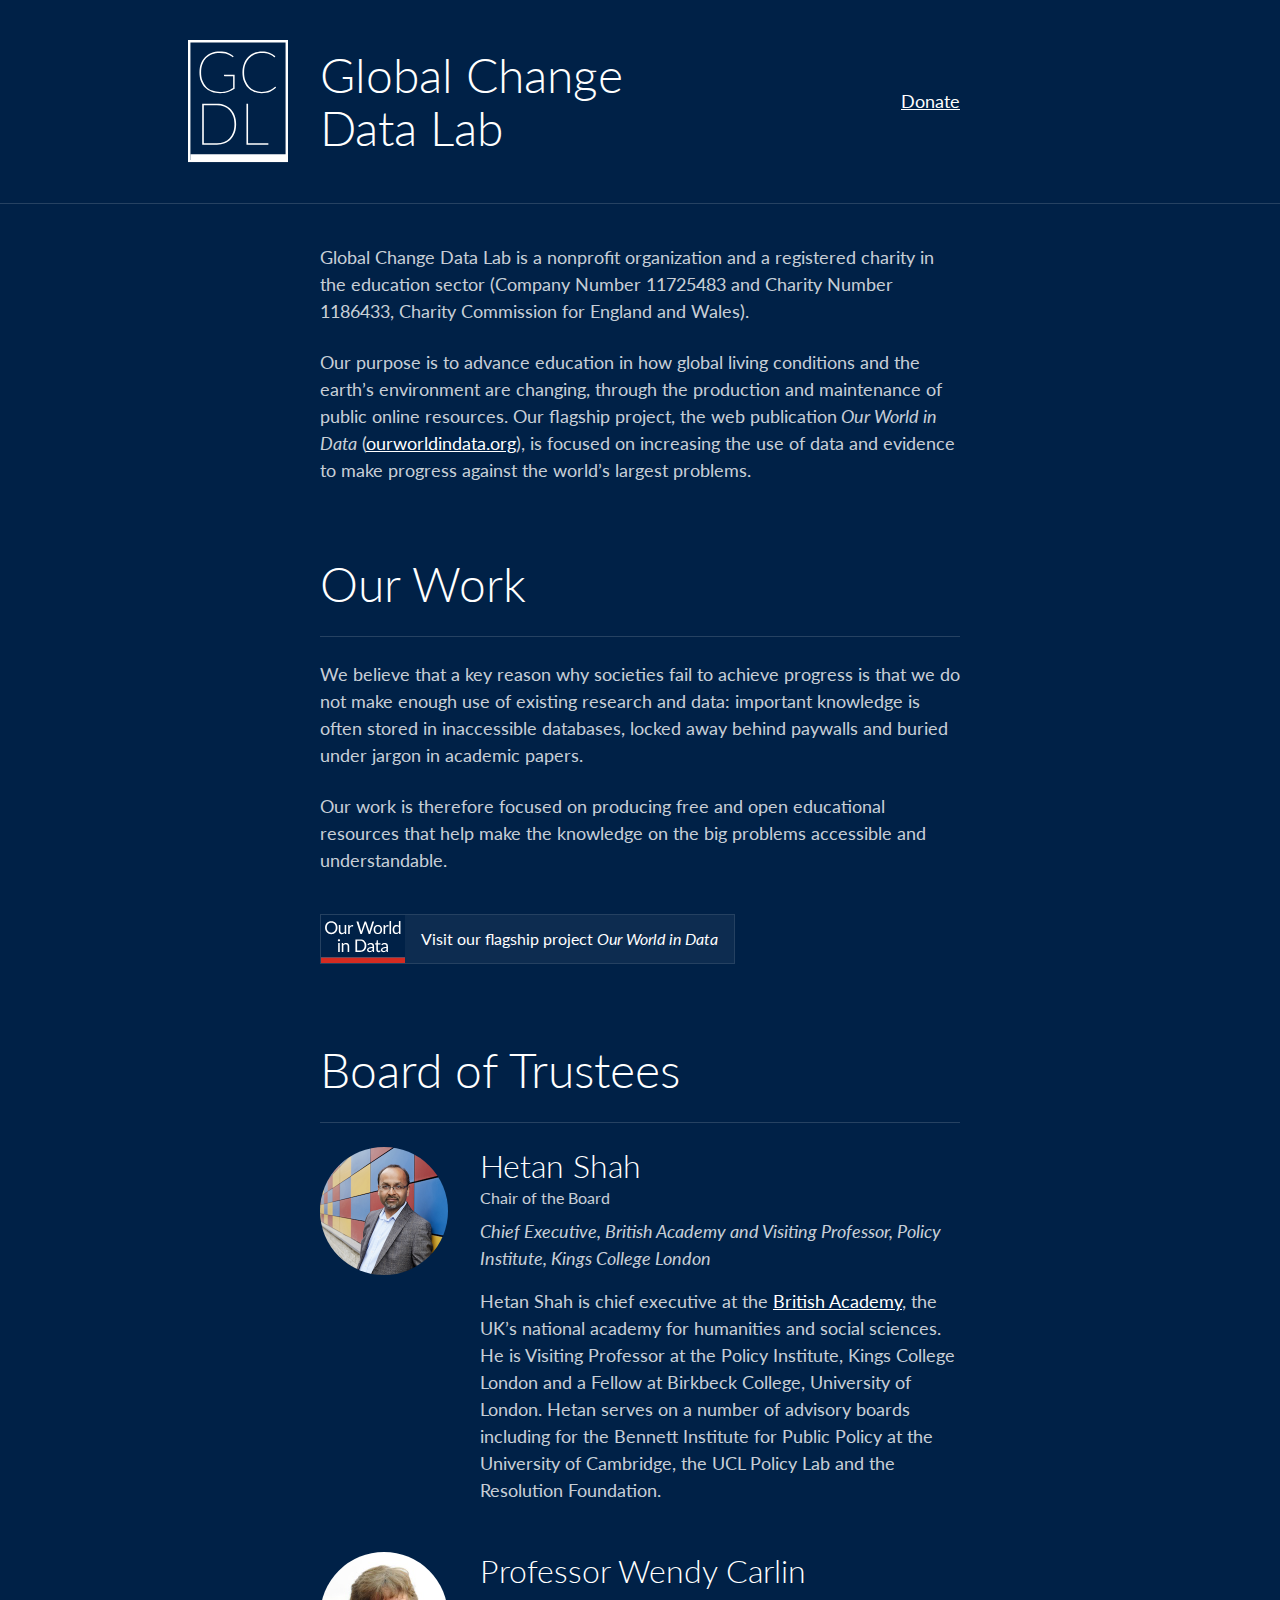
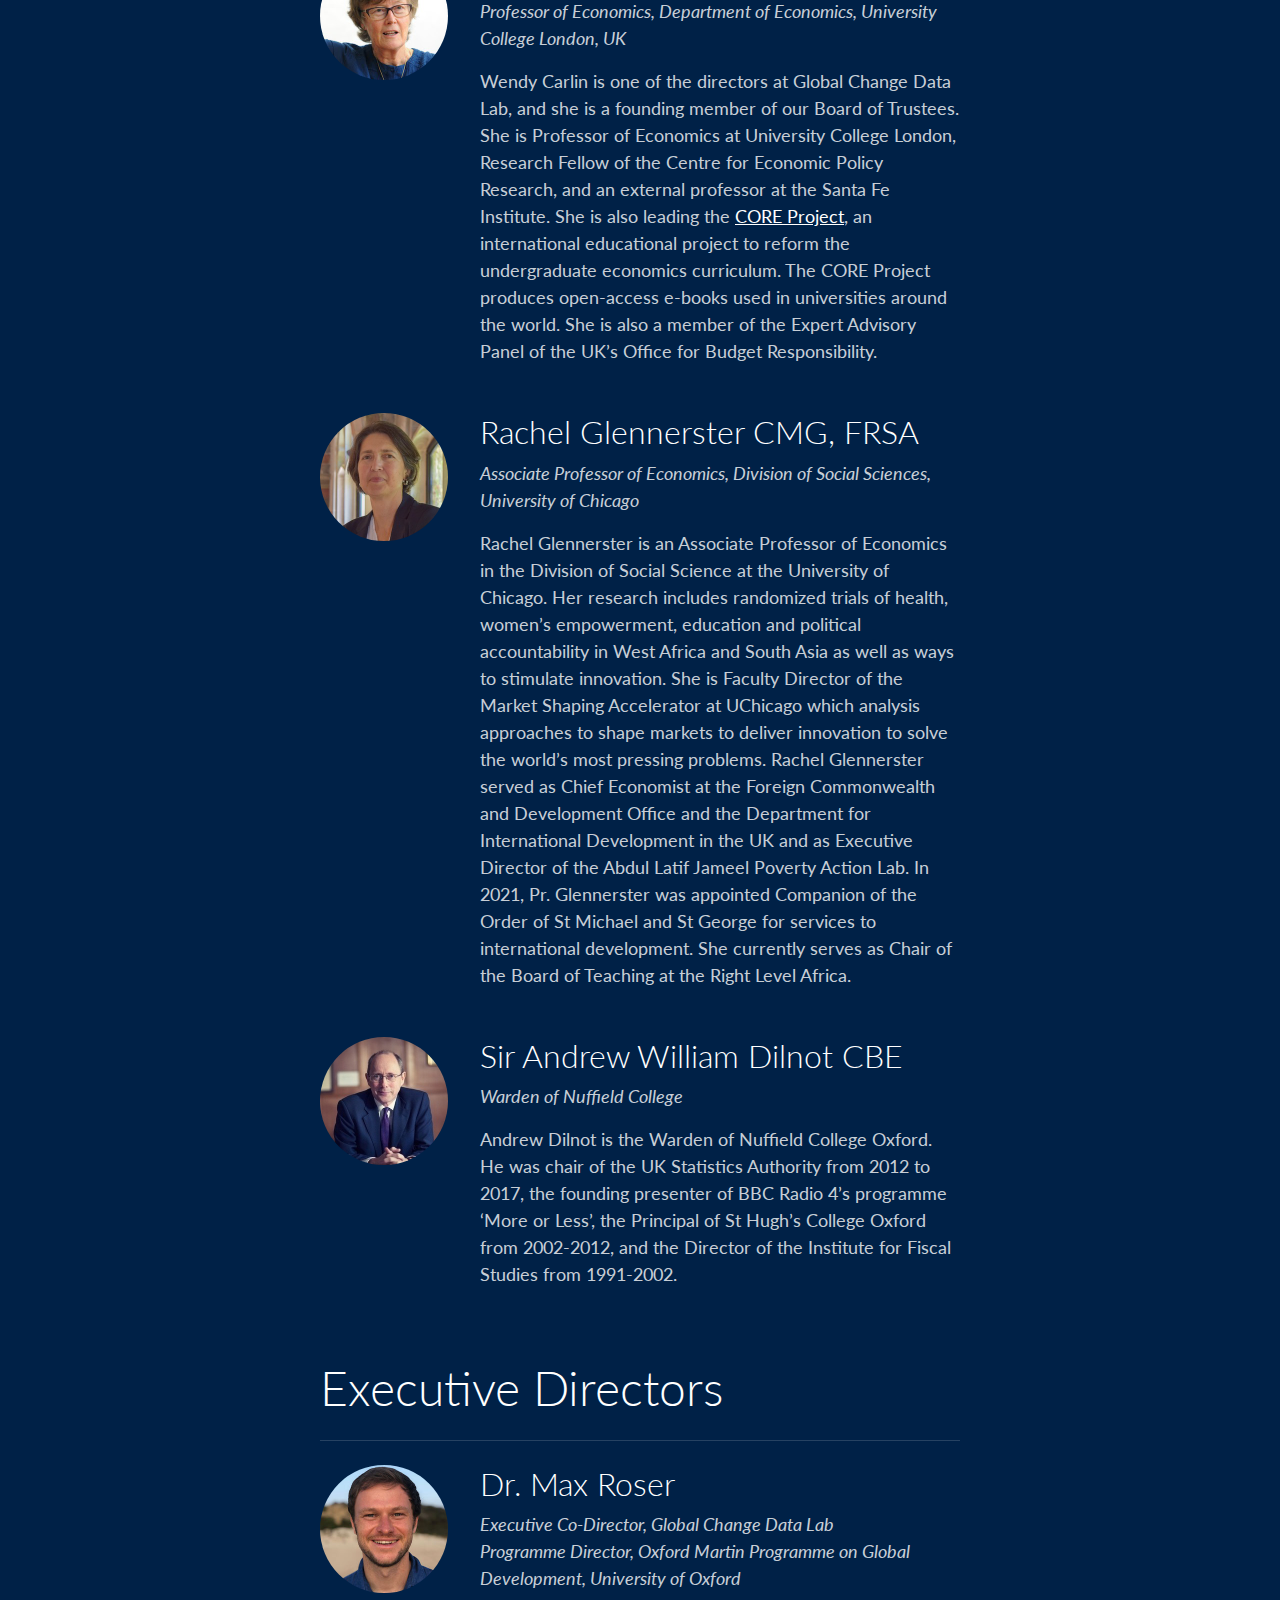
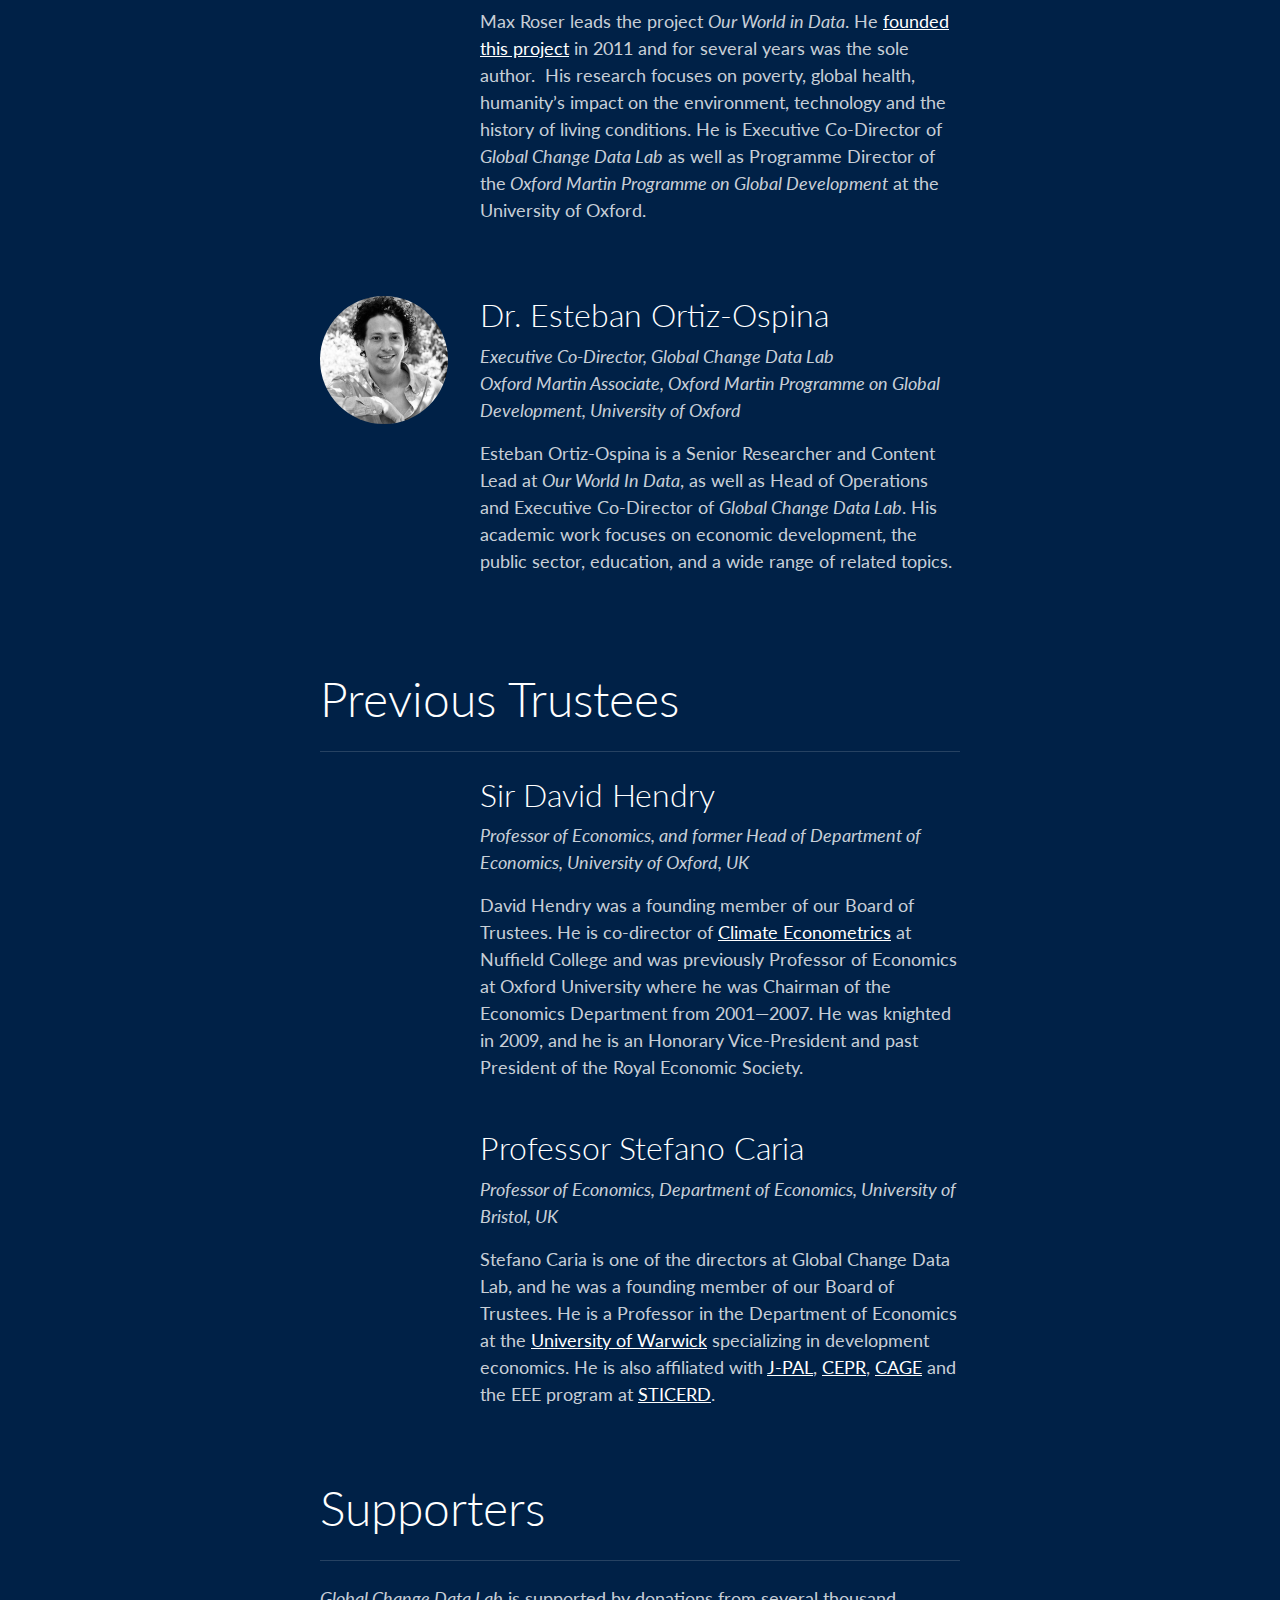
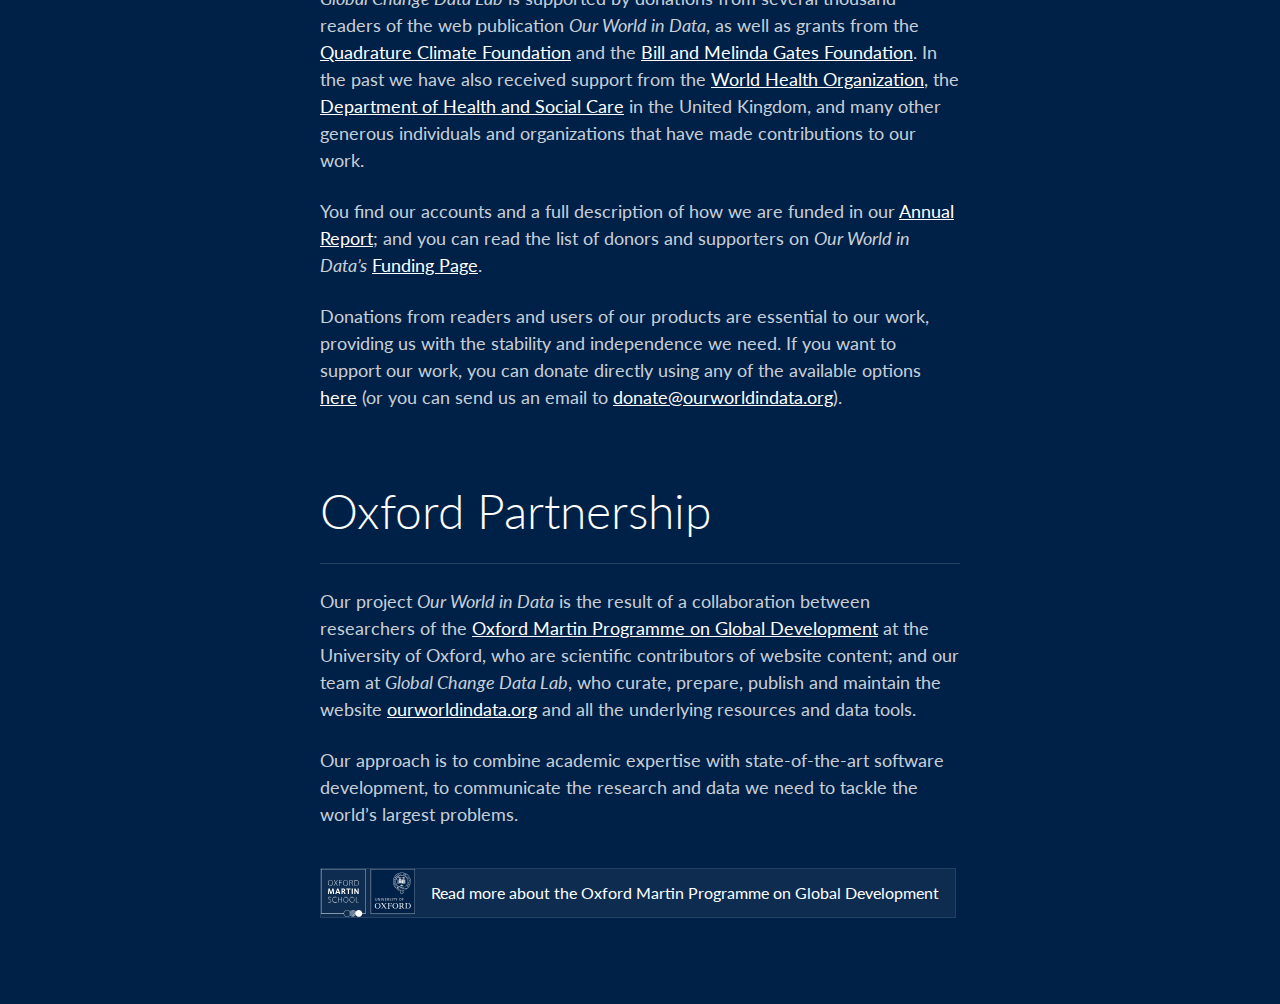
<file: public/index.html>
<!DOCTYPE html>
<html lang="en">

<head>
  <meta charset="utf-8" />
  <meta name="viewport" content="width=device-width, initial-scale=1" />
  <title>Global Change Data Lab</title>
  <meta name="description"
    content="The Global Change Data Lab is a non-profit research organization in the education sector. Our purpose is to advance education in how global living conditions and the earth’s environment are changing, through the production and maintenance of public online resources and related products." />
  <link rel="canonical" href="https://global-change-data-lab.org/" />
  <link rel="stylesheet" href="style.css" />
  <link rel="preconnect" href="https://fonts.gstatic.com">
  <link href="https://fonts.googleapis.com/css2?family=Lato:wght@300;400&display=swap" rel="stylesheet">
</head>

<body>
  <header>
    <div class="wrapper">
      <div class="logo-title"> <img loading="lazy" src="img/gcdl_logo.svg" width="98" height="121" alt="" />
        <h1> Global Change<br>Data Lab </h1>
      </div>
      <div class="donate"> <a href="https://ourworldindata.org/donate" target="_blank" rel="noopener">Donate</a> </div>
    </div>
  </header>
  <main>
    <div class="wrapper">
      <!-- <a class="prominent-link-large" href="/public-statement-dhsc">
        <div class="content">
          Statement on our grant from the Department of Health and Social Care – 22nd June 2020
        </div>
      </a> -->
      <p>Global Change Data Lab is a nonprofit organization and a registered charity in the education sector (Company
        Number 11725483 and Charity Number 1186433, Charity Commission for England and Wales).</p>
      <p>Our purpose is to advance education in how global living conditions and the earth’s environment are changing,
        through the production and maintenance of public online resources. Our flagship project, the web publication
        ​<em> Our World in Data</em>​ (<a href="https://ourworldindata.org" target="_blank"
          rel="noopener">ourworldindata.org</a>), is focused on increasing the use of data and evidence to make progress
        against the world’s largest problems.</p>
      <h2>Our Work</h2>
      <p>We believe that a key reason why societies fail to achieve progress is that we do not make enough use of
        existing research and data: important knowledge is often stored in inaccessible databases, locked away behind
        paywalls and buried under jargon in academic papers.</p>
      <p>Our work is therefore focused on producing free and open educational resources that help make the knowledge on
        the big problems accessible and understandable.</p>
      <a class="prominent-link" href="https://ourworldindata.org" target="_blank" rel="noopener">
        <img width="420" height="240" src="img/owid_logo.svg" />
        <div class="content">
          Visit our flagship project<em> Our World in Data</em>
        </div>
      </a>
      <h2>Board of Trustees</h2>
      <article class="person">
        <div><img loading="lazy" src="./img/hetan_shah.png" width="256" height="256" /></div>
        <div>
          <h3 style="margin-bottom: 0;">Hetan Shah</h3>
          <div style="margin-bottom:0.5rem;font-size: 16px;">Chair of the Board</div>
          <div class="title">Chief Executive, British Academy and Visiting Professor, Policy Institute, Kings College
            London
          </div>
          <div class="bio">Hetan Shah is chief executive at the <a href="https://www.thebritishacademy.ac.uk"
              target="_blank" rel="noopener">British Academy</a>, the UK’s national academy for humanities and social
            sciences. He is Visiting Professor at the Policy Institute, Kings College London and a Fellow at Birkbeck
            College, University of London. Hetan serves on a number of advisory boards including for the Bennett
            Institute for Public Policy at the University of Cambridge, the UCL Policy Lab and the Resolution
            Foundation.
          </div>
        </div>
      </article>
      <article class="person">
        <div><img loading="lazy" src="./img/wendy_carlin.jpg" width="256" height="256" /></div>
        <div>
          <h3>Professor Wendy Carlin</h3>
          <div class="title"> Professor of Economics, Department of Economics, University College London, UK </div>
          <div class="bio"> Wendy Carlin is one of the directors at Global Change Data Lab, and she is a founding member
            of our Board of Trustees. She is Professor of Economics at University College London, Research Fellow of the
            Centre for Economic Policy Research, and an external professor at the Santa Fe Institute. She is also
            leading the <a href="http://www.core-econ.org/" target="_blank" rel="noopener">CORE Project</a>, an
            international educational project to reform the undergraduate economics curriculum. The CORE Project
            produces open-access e-books used in universities around the world. She is also a member of the Expert
            Advisory Panel of the UK’s Office for Budget Responsibility. </div>
        </div>
      </article>
      <article class="person">
        <div><img loading="lazy" src="./img/rachel_glennerster.jpeg" width="256" height="256" /></div>
        <div>
          <h3>Rachel Glennerster CMG, FRSA</h3>
          <div class="title">Associate Professor of Economics, Division of
            Social Sciences, University of Chicago</div>
          <div class="bio">Rachel Glennerster is an Associate Professor of
            Economics in the Division of Social Science at the University of
            Chicago. Her research includes randomized trials of health, women’s
            empowerment, education and political accountability in West Africa and
            South Asia as well as ways to stimulate innovation. She is Faculty
            Director of the Market Shaping Accelerator at UChicago which analysis
            approaches to shape markets to deliver innovation to solve the world’s
            most pressing problems. Rachel Glennerster served as Chief Economist
            at the Foreign Commonwealth and Development Office and the Department
            for International Development in the UK and as Executive Director of
            the Abdul Latif Jameel Poverty Action Lab. In 2021, Pr. Glennerster
            was appointed Companion of the Order of St Michael and St George for
            services to international development. She currently serves as Chair
            of the Board of Teaching at the Right Level Africa.</div>
        </div>
      </article>
      <article class="person">
        <div><img loading="lazy" src="./img/andrew_dilnot.jpeg" width="256" height="256" /></div>
        <div>
          <h3>Sir Andrew William Dilnot CBE</h3>
          <div class="title">Warden of Nuffield College</div>
          <div class="bio">Andrew Dilnot is the Warden of Nuffield College
            Oxford. He was chair of the UK Statistics Authority from 2012 to 2017,
            the founding presenter of BBC Radio 4’s programme ‘More or Less’, the
            Principal of St Hugh’s College Oxford from 2002-2012, and the Director
            of the Institute for Fiscal Studies from 1991-2002.</div>
        </div>
      </article>
      <h2>Executive Directors</h2>
      <article class="person">
        <div><img loading="lazy" src="./img/max_roser.jpg" width="256" height="256" /></div>
        <div>
          <h3>Dr. Max Roser</h3>
          <div class="title"> Executive Co-Director, Global Change Data Lab<br> Programme Director, Oxford Martin
            Programme on Global Development, University of Oxford </div>
          <div class="bio">
            <p>Max Roser leads the project <em>Our World in Data</em>. He <a
                href="https://ourworldindata.org/history-of-our-world-in-data" target="_blank" rel="noopener">founded
                this project</a> in 2011 and for several years was the sole author.  His research focuses on poverty,
              global health, humanity’s impact on the environment, technology and the history of living conditions. He
              is Executive Co-Director of <em>Global Change Data Lab</em> as well as Programme Director of the<em>
                Oxford Martin Programme on Global Development</em> at the University of Oxford. </p>
          </div>
        </div>
      </article>
      <article class="person">
        <div> <img loading="lazy" src="img/esteban_ortiz_ospina.jpg" width="256" height="256" /> </div>
        <div>
          <h3>Dr. Esteban Ortiz-Ospina</h3>
          <div class="title"> Executive Co-Director, Global Change Data Lab<br> Oxford Martin Associate, Oxford Martin
            Programme on Global Development, University of Oxford </div>
          <div class="bio">
            <p> Esteban Ortiz-Ospina is a Senior Researcher and Content Lead at <em>Our World In Data</em>, as well as
              Head of Operations and Executive Co-Director of <em>Global Change Data Lab</em>. His academic work focuses
              on economic development, the public sector, education, and a wide range of related topics. </p>
          </div>
        </div>
      </article>
      <h2>Previous Trustees</h2>
      <article class="person">
        <div><img loading="lazy" src="./img/david_hendry.jpg" width="194" height="194" /></div>
        <div>
          <h3>Sir David Hendry</h3>
          <div class="title"> Professor of Economics, and former Head of Department of Economics, University of Oxford,
            UK </div>
          <div class="bio"> David Hendry was a founding member of our Board of Trustees. He is co-director of <a
              href="https://www.nuffield.ox.ac.uk/our-research/research-centres/climate-econometrics/" target="_blank"
              rel="noopener">Climate Econometrics</a> at Nuffield College and was previously Professor of Economics at
            Oxford University where he was Chairman of the Economics Department from 2001—2007. He was knighted in 2009,
            and he is an Honorary Vice-President and past President of the Royal Economic Society. </div>
        </div>
      </article>
      <article class="person">
        <div><img loading="lazy" src="./img/stefano_caria.jpg" width="256" height="256" /></div>
        <div>
          <h3>Professor Stefano Caria</h3>
          <div class="title">Professor of Economics, Department of Economics, University of Bristol, UK
          </div>
          <div class="bio">Stefano Caria is one of the directors at Global Change Data Lab, and he was a founding member
            of our Board of Trustees. He is a Professor in the Department of Economics at the <a
              href="https://warwick.ac.uk/fac/soc/economics/" target="_blank" rel="noopener">University of Warwick</a>
            specializing in development economics. He is also affiliated with <a
              href="https://www.povertyactionlab.org/" target="_blank" rel="noopener">J-PAL</a>, <a
              href="https://cepr.org/" target="_blank" rel="noopener">CEPR</a>, <a
              href="https://warwick.ac.uk/fac/soc/economics/research/centres/cage/" target="_blank"
              rel="noopener">CAGE</a> and the EEE program at <a
              href="https://sticerd.lse.ac.uk/_new/research/economics-environment-energy/team.asp" target="_blank"
              rel="noopener">STICERD</a>. </div>
        </div>
      </article>
      <h2>Supporters</h2>
      <p><em>Global Change Data Lab</em> is supported by donations from several thousand readers of the web publication
        <em>Our World in Data</em>, as well as grants from the <a href="https://quadrature.ai/foundation/"
          target="_blank" rel="noopener">Quadrature Climate Foundation</a> and the <a
          href="https://www.gatesfoundation.org/" target="_blank" rel="noopener">Bill and Melinda Gates Foundation</a>.
        In the past we have also received support from the <a href="https://www.who.int/about" target="_blank"
          rel="noopener">World Health Organization</a>, the <a
          href="https://www.gov.uk/government/organisations/department-of-health-and-social-care" target="_blank"
          rel="noopener">Department of Health and Social Care</a> in the United Kingdom, and many other generous
        individuals and organizations that have made contributions to our work.
      </p>
      <p>You find our accounts and a full description of how we are funded in our <a
          href="https://assets.ourworldindata.org/uploads/2024/10/2023%20Annual%20Report.pdf" target="_blank" rel="noopener">Annual
          Report</a>; and you can read the list of donors and supporters on <em>Our World in
          Data’s</em> <a href="https://ourworldindata.org/funding" target="_blank" rel="noopener">Funding Page</a>.</p>
      <p>Donations from readers and users of our products are essential to our work, providing us with the stability and
        independence we need. If you want to support our work, you can donate directly using any of the available
        options <a href="https://ourworldindata.org/donate" target="_blank" rel="noopener">here</a> (or you can send us
        an email to <a href="mailto:donate@ourworldindata.org">donate@ourworldindata.org</a>).</p>
      <h2>Oxford Partnership</h2>
      <p>Our project <em>Our World in Data</em> is the result of a collaboration between researchers of the <a
          href="https://www.oxfordmartin.ox.ac.uk/global-development" target="_blank" rel="noopener">​Oxford Martin
          Programme on Global Development</a>​ at the University of Oxford, who are scientific contributors of website
        content; and our team at <em>Global Change Data Lab</em>, who curate, prepare, publish and maintain the website
        <a href="http://ourworldindata.org" target="_blank" rel="noopener">ourworldindata.org</a> and all the
        underlying resources and data tools.
      </p>
      <p>Our approach is to combine academic expertise with state-of-the-art software development, to communicate the
        research and data we need to tackle the world’s largest problems.</p>

      <a class="prominent-link" href="https://www.oxfordmartin.ox.ac.uk/global-development" target="_blank"
        rel="noopener">
        <img width="201" height="103" src="img/oms_logo.svg" />
        <div class="content">
          Read more about the Oxford Martin Programme on Global Development
        </div>
      </a>
    </div>
  </main>
</body>

</html>
</file>
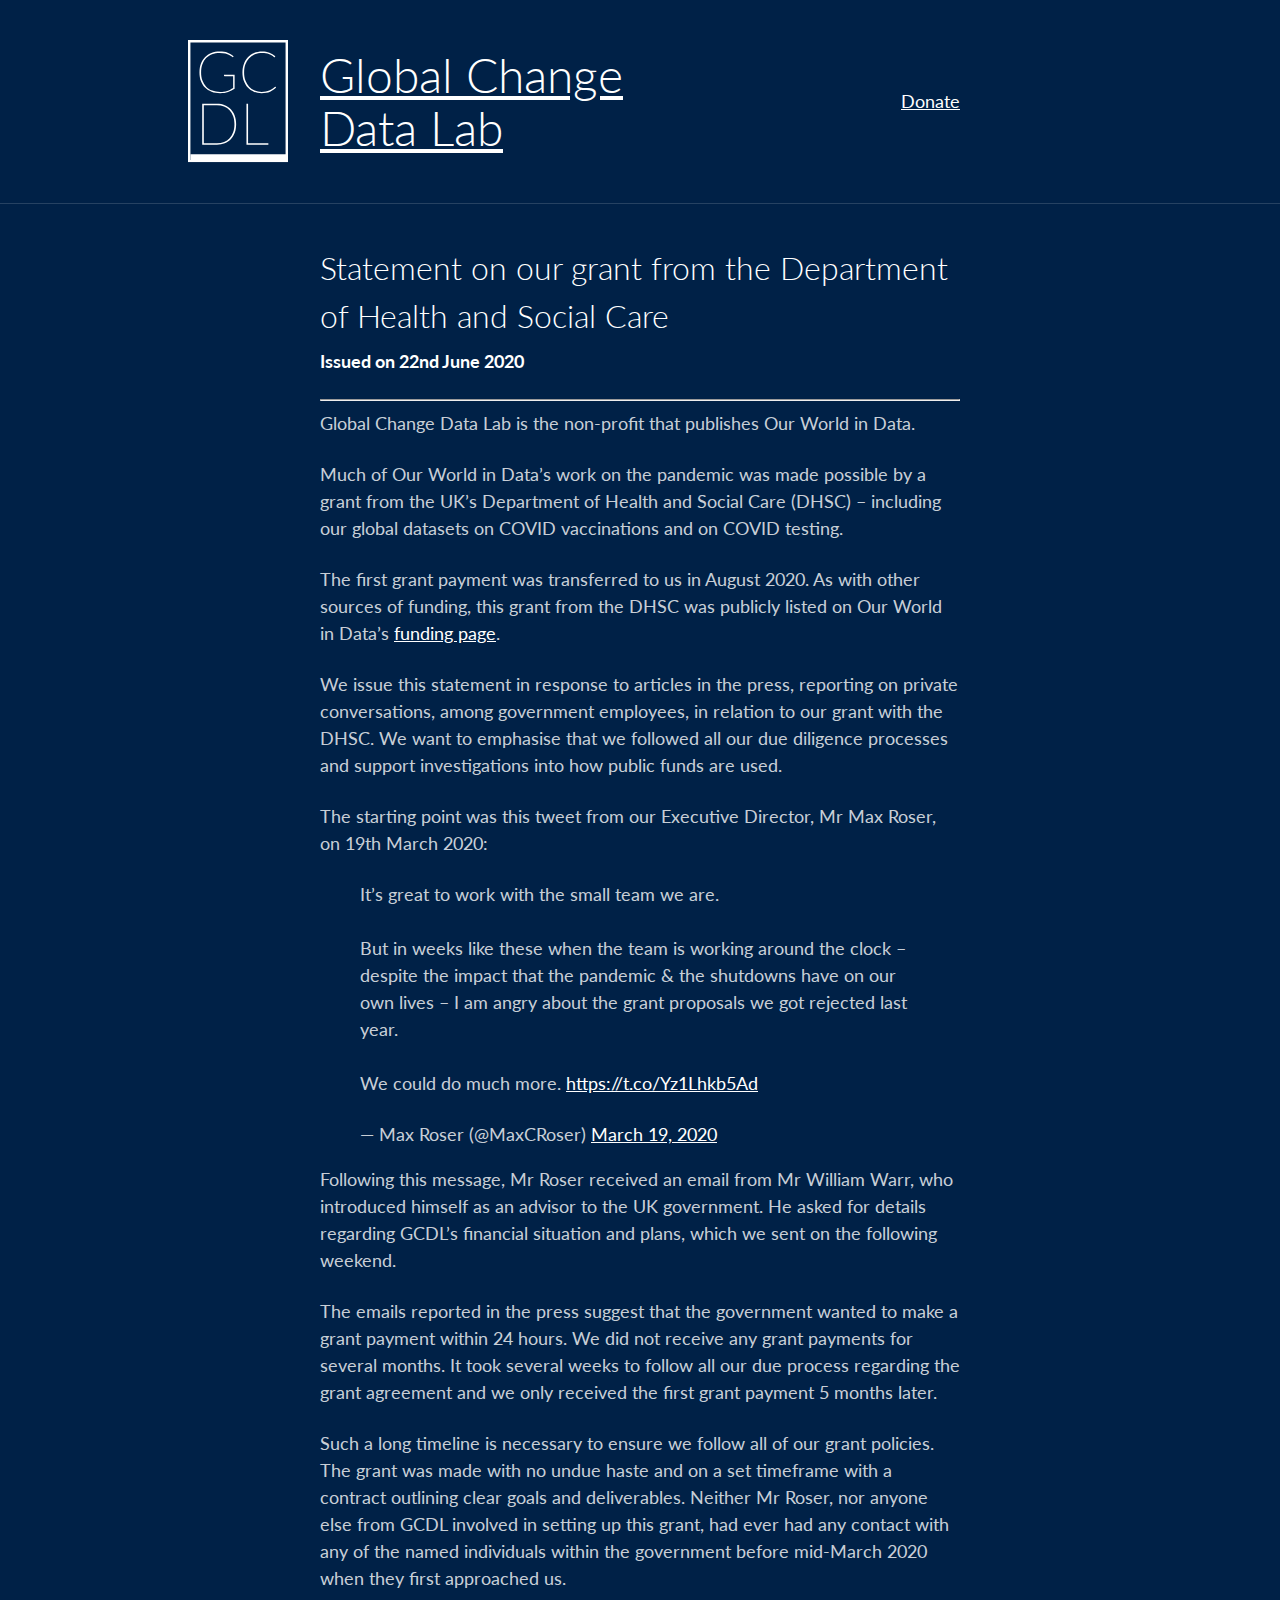
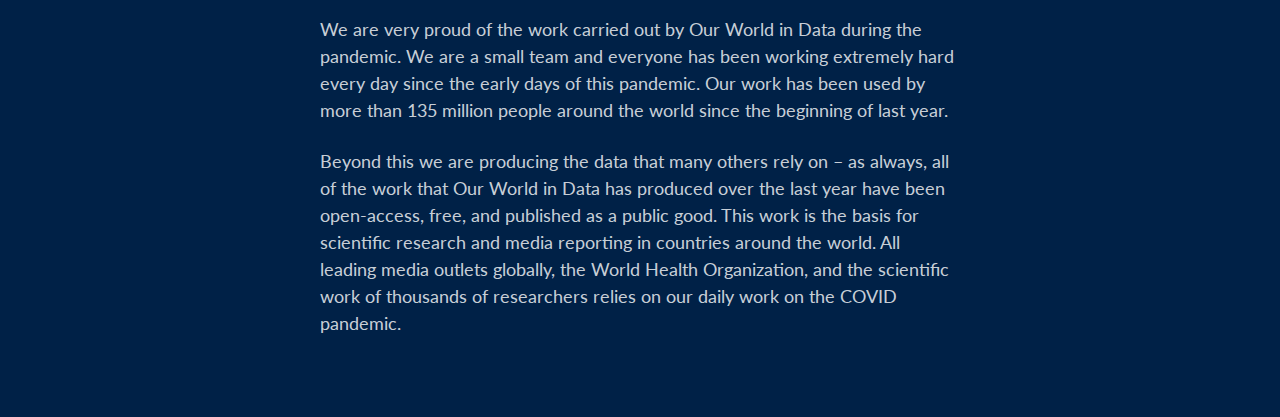
<file: public/public-statement-dhsc.html>
<!DOCTYPE html>
<html lang="en">

<head>
  <meta charset="utf-8" />
  <meta name="viewport" content="width=device-width, initial-scale=1" />
  <title>Statement on our grant from the Department of Health and Social Care - Global Change Data Lab</title>
  <meta name="description"
    content="The Global Change Data Lab is a non-profit research organization in the education sector. Our purpose is to advance education in how global living conditions and the earth’s environment are changing, through the production and maintenance of public online resources and related products." />
  <link rel="canonical" href="https://global-change-data-lab.org/public-statement-dhsc" />
  <link rel="stylesheet" href="style.css" />
  <link rel="preconnect" href="https://fonts.gstatic.com">
  <link href="https://fonts.googleapis.com/css2?family=Lato:wght@300;400&display=swap" rel="stylesheet">
</head>

<body>
  <header>
    <div class="wrapper">
      <a href="/" class="logo-title"> <img loading="lazy" src="img/gcdl_logo.svg" width="98" height="121" alt="" />
        <h1> Global Change<br>Data Lab </h1>
      </a>
      <div class="donate"> <a href="https://ourworldindata.org/donate" target="_blank" rel="noopener">Donate</a> </div>
    </div>
  </header>
  <main>
    <div class="wrapper">
      <article class="post">
        <h3>Statement on our grant from the
          Department of Health and Social Care</h3>
        <p><strong>Issued on <time datetime="2021-06-22">22nd June 2020</time></strong></p>
        <hr />
        <p>Global Change Data Lab is the non-profit that publishes Our World in Data.</p>
        <p>Much of Our World in Data’s work on the pandemic was made possible by a grant from the UK’s Department of
          Health and Social Care (DHSC) – including our global datasets on COVID vaccinations and on COVID testing.</p>
        <p>The first grant payment was transferred to us in August 2020. As with other sources of funding, this grant
          from the DHSC was publicly listed on Our World in Data’s <a href="https://ourworldindata.org/funding">funding
            page</a>.</p>
        <p>We issue this statement in response to articles in the press, reporting on private conversations, among
          government employees, in relation to our grant with the DHSC. We want to emphasise that we followed all our
          due diligence processes and support investigations into how public funds are used.</p>
        <p>The starting point was this tweet from our Executive Director, Mr Max Roser, on 19th March 2020:</p>
        <!-- embed -->
        <blockquote class="twitter-tweet" data-align="center" data-dnt="true">
          <p lang="en" dir="ltr">It’s great to work with the small team we are.<br><br>But in weeks like these when the
            team is working around the clock – despite the impact that the pandemic &amp; the shutdowns have on our own
            lives – I am angry about the grant proposals we got rejected last year.<br><br>We could do much more. <a
              href="https://t.co/Yz1Lhkb5Ad">https://t.co/Yz1Lhkb5Ad</a></p>&mdash; Max Roser (@MaxCRoser) <a
            href="https://twitter.com/MaxCRoser/status/1240744822790598665?ref_src=twsrc%5Etfw">March 19, 2020</a>
        </blockquote>
        <script async src="https://platform.twitter.com/widgets.js" charset="utf-8"></script>
        <!-- /embed -->
        <p>Following this message, Mr Roser received an email from Mr William Warr, who introduced himself as an advisor
          to the UK government. He asked for details regarding GCDL’s financial situation and plans, which we sent on
          the following weekend.</p>
        <p>The emails reported in the press suggest that the government wanted to make a grant payment within 24 hours.
          We did not receive any grant payments for several months. It took several weeks to follow all our due process
          regarding the grant agreement and we only received the first grant payment 5 months later.</p>
        <p>Such a long timeline is necessary to ensure we follow all of our grant policies. The grant was made with no
          undue haste and on a set timeframe with a contract outlining clear goals and deliverables. Neither Mr Roser,
          nor anyone else from GCDL involved in setting up this grant, had ever had any contact with any of the named
          individuals within the government before mid-March 2020 when they first approached us.</p>
        <p>We are very proud of the work carried out by Our World in Data during the pandemic. We are a small team and
          everyone has been working extremely hard every day since the early days of this pandemic. Our work has been
          used by more than 135 million people around the world since the beginning of last year.</p>
        <p>Beyond this we are producing the data that many others rely on – as always, all of the work that Our World in
          Data has produced over the last year have been open-access, free, and published as a public good. This work is
          the basis for scientific research and media reporting in countries around the world. All leading media outlets
          globally, the World Health Organization, and the scientific work of thousands of researchers relies on our
          daily work on the COVID pandemic.</p>
      </article>
    </div>
  </main>
</body>

</html>
</file>
<file: public/style.css>
html {
  box-sizing: border-box;
}

*,
*:before,
*:after {
  box-sizing: inherit;
}

body {
  margin: 0 0 5rem;
  padding: 0;
  font-family: "Lato", sans-serif;
  font-size: 1.125rem;
  line-height: 1.5;
  color: rgba(255, 255, 255, 0.8);
  background: #002147;
}

h2 {
  font-size: 3rem;
  font-weight: 300;
  margin: 4rem 0 1.5rem;
  padding-bottom: 1rem;
  color: white;
  border-bottom: 1px solid rgba(255, 255, 255, 0.15);
}

h3 {
  font-size: 2rem;
  font-weight: 300;
  margin: 2.5rem 0 0.5rem;
  color: white;
}

h2 + h3 {
  margin-top: 0;
}

strong {
  color: white;
}

a {
  color: white;
}

a:hover {
  text-decoration: none;
}

p {
  margin: 0 0 1.5rem;
}

ol {
  padding-left: 18px; /* HACK */
}

li {
  margin: 0 0 1.25rem;
  padding-left: 1rem;
}

li::marker {
  color: white;
}

.wrapper {
  max-width: 43rem;
  padding: 0 1.5rem;
  margin: 0 auto;
}

header {
  padding: 2.5rem 0;
  margin-bottom: 2.5rem;
  border-bottom: 1px solid rgba(255, 255, 255, 0.15);
}

header .wrapper {
  display: flex;
  align-items: center;
  justify-content: space-between;
}

.logo-title {
  display: flex;
  color: white;
  align-items: center;
}

h1 {
  margin: 0;
  font-size: 1.8rem;
  line-height: 1.1;
  font-weight: 300;
}

.logo-title img {
  display: none;
  width: 4rem;
  height: auto;
  margin-right: 2rem;
}

@media (min-width: 25rem) {
  .logo-title img {
    display: block;
  }
}

@media (min-width: 60rem) {
  .logo-title {
    margin-left: -8.25rem; /* width + margin of .logo-title img */
  }

  h1 {
    font-size: 3rem;
  }

  .logo-title img {
    width: 6.25rem;
  }
}

.donate {
  margin-left: 2rem;
}

main {
  margin: 1rem 0;
}

.person {
  display: flex;
  margin-bottom: 3rem;
}

.person h3 {
  margin-top: 0;
  line-height: 1.2;
}

.person img {
  width: 8rem;
  height: auto;
  margin-right: 2rem;
  border-radius: 4rem;
}

.person .title {
  font-style: italic;
  margin-bottom: 1rem;
}

a.prominent-link {
  display: inline-flex;
  margin-top: 1rem;
  text-decoration: none;
  justify-items: stretch;
  background-color: rgba(255, 255, 255, 0.05);
  border: 1px solid rgba(255, 255, 255, 0.1);
  align-items: center;
  font-size: 1rem;
}

a.prominent-link:hover {
  border: 1px solid white;
}

.prominent-link img {
  flex: 0 0 auto;
  height: 3rem;
  width: auto;
}

.prominent-link .content {
  padding: 0.5rem 1rem;
}
</file>
